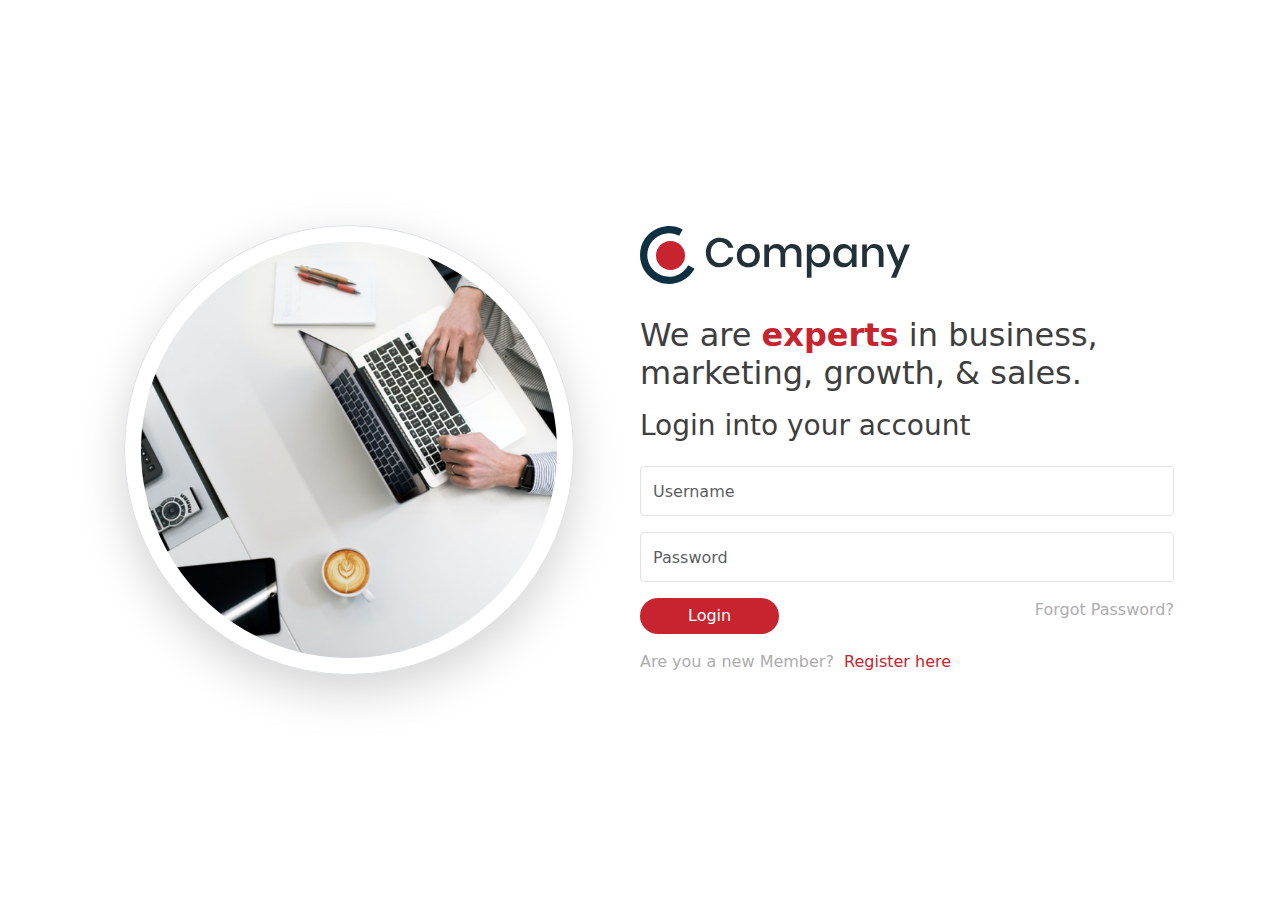
<file: HTML Training Assignment/index.html>
<!DOCTYPE html>
<html lang="en">
<head>
    <meta charset="utf-8">
    <meta http-equiv="X-UA-Compatible" content="IE=edge">
    <title>Assignment</title>
    <meta name="viewport" content="width=device-width, initial-scale=1">
 
    <!-- Bootstrap CSS -->
    <link rel="stylesheet" href="css/bootstrap.min.css">
 
    <!-- Custom CSS -->
    <link rel="stylesheet" href="css/style.css">
 
    <!-- Bootstrap JS -->
    <script src="js/bootstrap.bundle.min.js"></script>
</head>
 
<body>
 
    <div class="container min-vh-100 d-flex align-items-center">
        <div class="row w-100 align-items-center">
 
            <!-- LEFT IMAGE SECTION -->
            <div class="col-lg-6 col-md-12 d-flex justify-content-center mb-4 mb-lg-0">
             <img src="Images/images/hero-image.png"
            class="img-fluid rounded-circle img-thumbnail shadow-lg p-3 hero-img"
            alt="hero-img">
            </div>
 
 
            <!-- RIGHT LOGIN SECTION -->
            <div class="col-lg-6 col-md-12 text-start login-section">
 
                <img src="Images/images/logo.svg" class="img-fluid mb-3" alt="logo">
 
                <h1 class="pt-3">
                    We are <span>experts</span> in business, marketing, growth, & sales.
                </h1>
 
                <h3 class="pb-3 mt-3">Login into your account</h3>
 
                <!-- Username -->
                <div class="mb-3">
                    <input type="text"
                           class="form-control"
                           id="username"
                           placeholder="Username">
                </div>
 
                <!-- Password -->
                <div class="mb-3">
                    <input type="password"
                           class="form-control"
                           id="password"
                           placeholder="Password">
                </div>
 
                <!-- Button & Link -->
                <div class="d-flex justify-content-between gap-3 flex-wrap">
                    <button type="button"
                            class="btn btn-primary px-5 rounded-pill">
                        Login
                    </button>
 
                    <a href="#"
                       class="text-decoration-none forgot-password">
                        Forgot Password?
                    </a>
                </div>
 
                <div class="mt-3">
                    <span class="new-member-text">Are you a new Member?</span>
                    <a href="#" class="register-link">Register here</a>
                </div>
 
            </div>
        </div>
    </div>
 
</body>
</html>
</file>
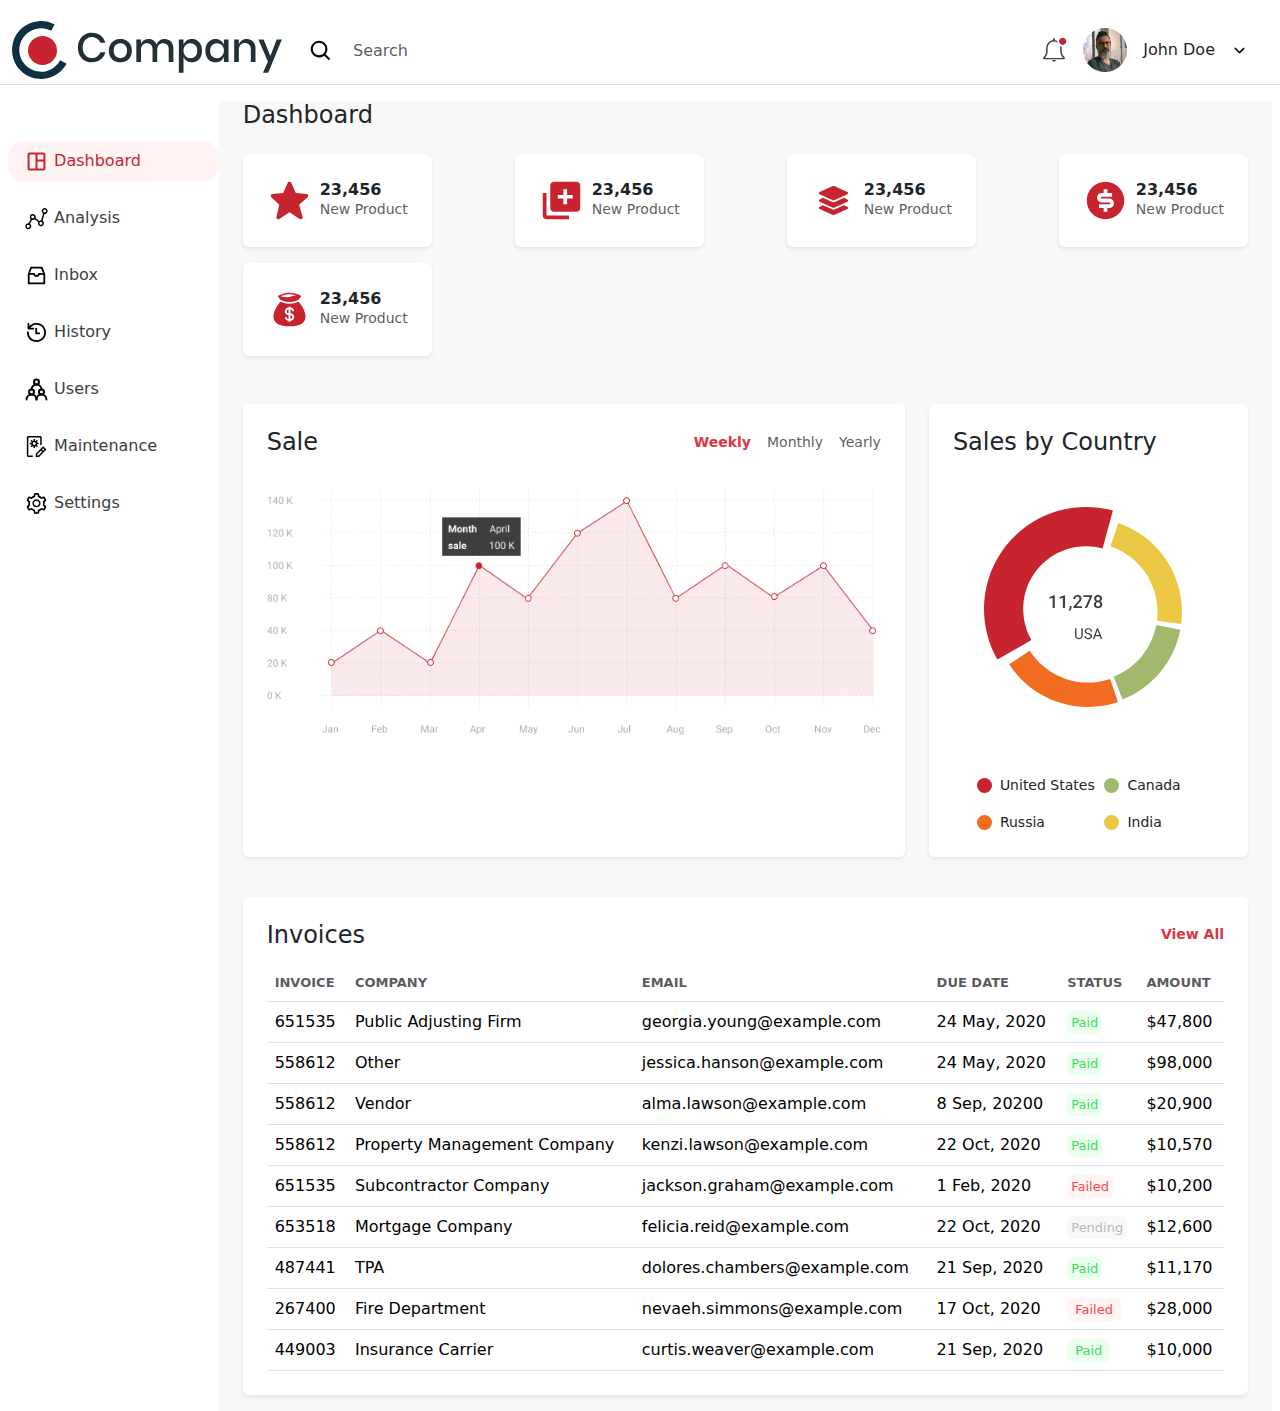
<file: HTML Training Assignment/dashboard.html>
<!DOCTYPE html>
<html>
<head>
    <meta charset='utf-8'>
    <meta http-equiv='X-UA-Compatible' content='IE=edge'>
    <title>Dashborad</title>
    <meta name='viewport' content='width=device-width, initial-scale=1'>
    
    <link rel="stylesheet" href="css/bootstrap.min.css">
    <link rel="stylesheet" href="css/style.css">
 
    <script src="js/bootstrap.bundle.min.js"></script>
    <script src="js/custom.js"></script>
</head>
<body>
 
    
<header>
<nav class="navbar navbar-expand-lg py-0 border-bottom">
    <div class="container-fluid pt-3">
 
        <!-- Left Section -->
        <div class="d-flex align-items-center gap-3">
            <!-- Toggle Button (Mobile) -->
            <img src="Images/images/menu-bar.svg"
                 alt="Menu Bar"
                class="navbar-brand m-0 d-lg-none"
                role="button"
                data-bs-toggle="collapse"
                data-bs-target="#sidebarCollapse">
 
 
            <img src="Images/images/logo.svg" alt="Logo" class="navbar-brand m-0">
        </div>
 
        <div class="collapse navbar-collapse mt-3 mt-lg-0" id="navbarContent">
 
            <!-- Search -->
            <form class="d-flex align-items-center ms-lg-4 my-3 my-lg-0">
                <img src="Images/images/search-icon.svg" class="me-2">
                <input class="form-control" type="search" placeholder="Search">
            </form>
 
            <!-- Right Section -->
            <div class="d-flex align-items-center gap-3 ms-lg-auto mt-3 mt-lg-0">
                <img src="Images/images/notification-icon.svg">
                <img src="Images/images/profile.png">
                <span class="fw-medium">John Doe</span>
                <img src="Images/images/downward-arrow.svg">
            </div>
 
        </div>
    </div>
</nav>
</header>
 
 
    <main class="pt-2 pt-md-3 mt-2 mt-md-3">
        <div class="container-fluid px-2 px-md-3">
          <div class="row g-0 g-md-3">
            <aside class="col-12 col-lg-2 p-0 mt-4 collapse d-lg-block" id="sidebarCollapse">

 
  <div class="rounded p-2 p-md-0">
    <ul class="nav flex-column sidebar-nav">
 
      <li class="nav-item mt-3 rounded-4">
        <a class="nav-link text-decoration-none" href="#">
          <img src="Images/images/dashboard-active.svg" width="25" height="25">
          <span> Dashboard</span>
        </a>
      </li>
 
      <li class="nav-item mt-3">
        <a class="nav-link text-decoration-none" href="innerpage.html">
          <img src="Images/images/graph-default.svg" width="25" height="25">
          <span>Analysis</span>
        </a>
      </li>
 
      <li class="nav-item mt-3">
        <a class="nav-link text-decoration-none" href="#">
          <img src="Images/images/inbox-default.svg" width="25" height="25">
          <span>Inbox</span>
        </a>
      </li>
 
      <li class="nav-item mt-3">
        <a class="nav-link text-decoration-none" href="#">
          <img src="Images/images/clock-default.svg" width="25" height="25">
          <span>History</span>
        </a>
      </li>
 
      <li class="nav-item mt-3">
        <a class="nav-link text-decoration-none" href="#">
          <img src="Images/images/user-default.svg" width="25" height="25">
          <span>Users</span>
        </a>
      </li>
 
      <li class="nav-item mt-3">
        <a class="nav-link text-decoration-none" href="#">
          <img src="Images/images/maintenance-default.svg" width="25" height="25">
          <span>Maintenance</span>
        </a>
      </li>
 
      <li class="nav-item mt-3">
        <a class="nav-link text-decoration-none" href="#">
          <img src="Images/images/setting-default.svg" width="25" height="25">
          <span>Settings</span>
        </a>
      </li>
 
    </ul>
  </div>
</aside>
 
      
      
        
        
            <div class="dashcss col-12 col-lg px-2 px-md-4 mt-3 mt-lg-0">
                <h2 class="mb-3 mb-md-4 fs-4 fs-md-3">Dashboard</h2>
            
                <div class="row row-cols-1 row-cols-sm-2 row-cols-md-3 row-cols-lg-5 g-3 justify-content-between">
 
                    <div class="col-6 col-sm-6 col-md-4 col-lg col-xl-auto mb-2 mb-lg-0">
                        <div class="card h-100 border-0 shadow-sm">
                            <div class="card-body d-flex align-items-center gap-2 p-3 p-md-4">
                                <img src="Images/images/star.svg" width="45" height="45" class="img-fluid flex-shrink-0" alt="Star">
                                <div class="flex-grow-1">
                                    <h5 class="m-0 fs-6 fs-md-5 fw-bold">23,456</h5>
                                    <small class="text-muted d-block">New Product</small>
                                </div>
                            </div>
                        </div>
                    </div>
                    
                    <div class="col-6 col-sm-6 col-md-4 col-lg col-xl-auto mb-2 mb-lg-0">
                        <div class="card h-100 border-0 shadow-sm">
                            <div class="card-body d-flex align-items-center gap-2 p-3 p-md-4">
                                <img src="Images/images/new-product.svg" width="45" height="45" class="img-fluid flex-shrink-0" alt="New Product">
                                <div class="flex-grow-1">
                                    <h5 class="m-0 fs-6 fs-md-5 fw-bold">23,456</h5>
                                    <small class="text-muted d-block">New Product</small>
                                </div>
                            </div>
                        </div>
                    </div>
                    
                    <div class="col-6 col-sm-6 col-md-4 col-lg col-xl-auto mb-2 mb-lg-0">
                        <div class="card h-100 border-0 shadow-sm">
                            <div class="card-body d-flex align-items-center gap-2 p-3 p-md-4">
                                <img src="Images/images/total-product.svg" width="45" height="45" class="img-fluid flex-shrink-0" alt="Total Product">
                                <div class="flex-grow-1">
                                    <h5 class="m-0 fs-6 fs-md-5 fw-bold">23,456</h5>
                                    <small class="text-muted d-block">New Product</small>
                                </div>
                            </div>
                        </div>
                    </div>
                    
                    <div class="col-6 col-sm-6 col-md-4 col-lg col-xl-auto mb-2 mb-lg-0">
                        <div class="card h-100 border-0 shadow-sm">
                            <div class="card-body d-flex align-items-center gap-2 p-3 p-md-4">
                                <img src="Images/images/dollar-filled.svg" width="45" height="45" class="img-fluid flex-shrink-0" alt="Dollar">
                                <div class="flex-grow-1">
                                    <h5 class="m-0 fs-6 fs-md-5 fw-bold">23,456</h5>
                                    <small class="text-muted d-block">New Product</small>
                                </div>
                            </div>
                        </div>
                    </div>
                    
                    <div class="col-6 col-sm-6 col-md-4 col-lg col-xl-auto mb-2 mb-lg-0">
                        <div class="card h-100 border-0 shadow-sm">
                            <div class="card-body d-flex align-items-center gap-2 p-3 p-md-4">
                                <img src="Images/images/money-bag.svg" width="45" height="45" class="img-fluid flex-shrink-0" alt="Money Bag">
                                <div class="flex-grow-1">
                                    <h5 class="m-0 fs-6 fs-md-5 fw-bold">23,456</h5>
                                    <small class="text-muted d-block">New Product</small>
                                </div>
                            </div>
                        </div>
                    </div>
                </div>
 
                <div class="row g-3 g-md-4 pt-3 pt-md-5">
                    <!-- Card 1: Sale -->
                    <div class="col-12 col-xl-8">
                        <div class="card h-100 border-0 shadow-sm">
                            <div class="card-body d-flex flex-column gap-2 gap-md-3 p-3 p-md-4">
                               
                              <div class="d-flex flex-column flex-md-row justify-content-between align-items-start align-items-md-center gap-2 mb-2 mb-md-3">
                                <h2 class="m-0 fs-4 fs-md-3">Sale</h2>
                            
                                <div class="d-flex gap-2 gap-md-3 flex-wrap" id="saleFilters">
                                    <a href="#" class="sale-link text-decoration-none text-danger fw-bold small"
                                       data-img="Images/images/data-graph.png">Weekly</a>
                            
                                    <a href="#" class="sale-link text-decoration-none text-muted small"
                                       data-img="Images/images/data-graph.png">Monthly</a>
                            
                                    <a href="#" class="sale-link text-decoration-none text-muted small"
                                       data-img="Images/images/data-graph.png">Yearly</a>
                                </div>
                            </div>
                            
                                <!-- Image Row:appears below the header -->
                                <div class="text-center">
                                    <img src="Images/images/data-graph.png" class="img-fluid w-100 h-auto" alt="Data Graph" id="saleGraph">
                                </div>
                            </div>
                        </div>
                    </div>
                
                    <!-- Card 2: Sales by Country -->
                    <div class="col-12 col-xl-4">
                        <div class="card h-100 border-0 shadow-sm">
                            <div class="card-body d-flex flex-column gap-2 gap-md-3 p-3 p-md-4">
                                <h2 class="fs-4 fs-md-3 mb-2 mb-md-3">Sales by Country</h2>
                                <div class="text-center mb-3 mb-md-4">
                                    <img src="Images/images/pie-chart.svg" alt="Pie Chart" class="img-fluid w-auto" style="max-width: 250px; height: auto;">
                                </div>

                                <div class="d-flex flex-column gap-2 gap-md-3 ps-0 ps-md-4">
                            <div class="row g-2 align-items-center">
                              <div class="col-12 col-sm-6 d-flex align-items-center gap-2">
                              <span class="country-indicator usa flex-shrink-0"></span>
                              <span class="small text-nowrap">United States</span>
                            </div>
                            <div class="col-12 col-sm-6 d-flex align-items-center gap-2">
                            <span class="country-indicator canada flex-shrink-0"></span>
                            <span class="small text-nowrap">Canada</span>
                        </div>
                    </div>
 
                    <div class="row g-2 align-items-center">
                        <div class="col-12 col-sm-6 d-flex align-items-center gap-2">
                        <span class="country-indicator russia flex-shrink-0"></span>
                        <span class="small text-nowrap">Russia</span>
                      </div>
                      <div class="col-12 col-sm-6 d-flex align-items-center gap-2">
                      <span class="country-indicator india flex-shrink-0"></span>
                        <span class="small text-nowrap">India</span>
                    </div>
                  </div>
                </div>
              </div>
            </div>
          </div>
 
 
                          <div class="col-12">
                            <div class="card mt-2 mt-md-3 mb-2 mb-md-3 border-0 shadow-sm">
                            <div class="card-body p-3 p-md-4">
                            <div class="d-flex flex-column flex-md-row justify-content-between align-items-start align-items-md-center gap-2 mb-3">
                            <h2 class="fs-4 fs-md-3 m-0">Invoices</h2>
                            <a href="#" class="text-decoration-none small text-danger fw-semibold">View All</a>
                          </div>
                          <div class="table-responsive">
                            <table class="table table-hover mb-0">
                            <thead>
                            <tr>
                            <th scope="col" class="d-none d-md-table-cell small text-muted">INVOICE</th>
                            <th scope="col" class="small text-muted">COMPANY</th>
                            <th scope="col" class="d-none d-lg-table-cell small text-muted">EMAIL</th>
                            <th scope="col" class="d-none d-md-table-cell small text-muted">DUE DATE</th>
                            <th scope="col" class="small text-muted">STATUS</th>
                            <th scope="col" class="small text-muted">AMOUNT</th>
 
                            </tr>
                            </thead>
                          <tbody>
                        <tr>
                        <td scope="row" class="d-none d-md-table-cell">651535</td>
                        <td>Public Adjusting Firm</td>
                        <td class="d-none d-lg-table-cell">georgia.young@example.com</td>
                        <td class="d-none d-md-table-cell">24 May, 2020</td>
                        <td>
                        <span class="rounded-2 px-1 py-1 status-badge paid">
                            Paid
                        </span>
                        </td>
                        <td>$47,800</td>
 
                        </tr>
                        <tr>
                        <td scope="row" class="d-none d-md-table-cell">558612</td>
                        <td>Other</td>
                        <td class="d-none d-lg-table-cell">jessica.hanson@example.com</td>
                        <td class="d-none d-md-table-cell">24 May, 2020</td>
                        <td>
                        <span class="rounded-2 px-1 py-1 status-badge paid">
                        Paid
                        </span>
                        </td>
                        <td>$98,000</td>
 
                        </tr>
                        <tr>
                        <td scope="row" class="d-none d-md-table-cell">558612</td>
                        <td>Vendor</td>
                        <td class="d-none d-lg-table-cell">alma.lawson@example.com</td>
                        <td class="d-none d-md-table-cell">8 Sep, 20200</td>
                        <td>
                        <span class="rounded-2 px-1 py-1 status-badge paid">
                        Paid
                        </span>
                        </td>
                      <td>$20,900</td>
 
                      </tr>
                      <tr>
                      <td scope="row" class="d-none d-md-table-cell">558612</td>
                      <td>Property Management Company</td>
                      <td class="d-none d-lg-table-cell">kenzi.lawson@example.com</td>
                      <td class="d-none d-md-table-cell">22 Oct, 2020</td>
                      <td>
                      <span class="rounded-2 px-1 py-1 status-badge paid">
                      Paid
                      </span>
                      </td>
                      <td>$10,570</td>
 
                      </tr>
                      <tr>
                      <td scope="row" class="d-none d-md-table-cell">651535</td>
                      <td>Subcontractor Company</td>
                      <td class="d-none d-lg-table-cell">jackson.graham@example.com</td>
                      <td class="d-none d-md-table-cell">1 Feb, 2020</td>
                      <td>
                      <span class="rounded-2 px-1 py-1 status-badge failed">
                      Failed
                      </span>
                      </td>
                      <td>$10,200</td>
 
                      </tr>
                      <tr>
                      <td scope="row" class="d-none d-md-table-cell">653518</td>
                      <td>Mortgage Company</td>
                      <td class="d-none d-lg-table-cell">felicia.reid@example.com</td>
                      <td class="d-none d-md-table-cell">22 Oct, 2020</td>
                      <td >
                      <span class="rounded-2 px-1 py-1 status-badge pending">
                      Pending
                      </span>
                      </td>
                    <td>$12,600</td>
 
                    </tr>
                    <tr>
                    <td scope="row" class="d-none d-md-table-cell">487441</td>
                    <td>TPA</td>
                    <td class="d-none d-lg-table-cell">dolores.chambers@example.com</td>
                    <td class="d-none d-md-table-cell">21 Sep, 2020</td>
                    <td>
                    <span class="rounded-2 px-1 py-1 status-badge paid">
                      Paid
                    </span>
                    </td>
                    <td>$11,170</td>
 
                    </tr>
                    <tr>
                    <td scope="row" class="d-none d-md-table-cell">267400</td>
                    <td>Fire Department</td>
                    <td class="d-none d-lg-table-cell">nevaeh.simmons@example.com</td>
                    <td class="d-none d-md-table-cell">17 Oct, 2020</td>
                    <td>
                    <span class="rounded-2 px-2 py-1 status-badge failed">
                      Failed
                    </span>
                    </td>
                    <td>$28,000</td>
 
                    </tr>
                    <tr>
                    <td scope="row" class="d-none d-md-table-cell">449003</td>
                    <td>Insurance Carrier</td>
                    <td class="d-none d-lg-table-cell">curtis.weaver@example.com</td>
                    <td class="d-none d-md-table-cell">21 Sep, 2020</td>
                    <td>
                    <span class="rounded-2 px-2 py-1 status-badge paid">
                      Paid
                    </span>
                      </td>
                    <td>$10,000</td>
 
                    </tr>
                  </tbody>
                </table>
            </div>
        </div>
    </div>
  </div>
 
 
</div>
 
 
 
</div>
</div>
</div>
</main>
</body>
</html>
</file>
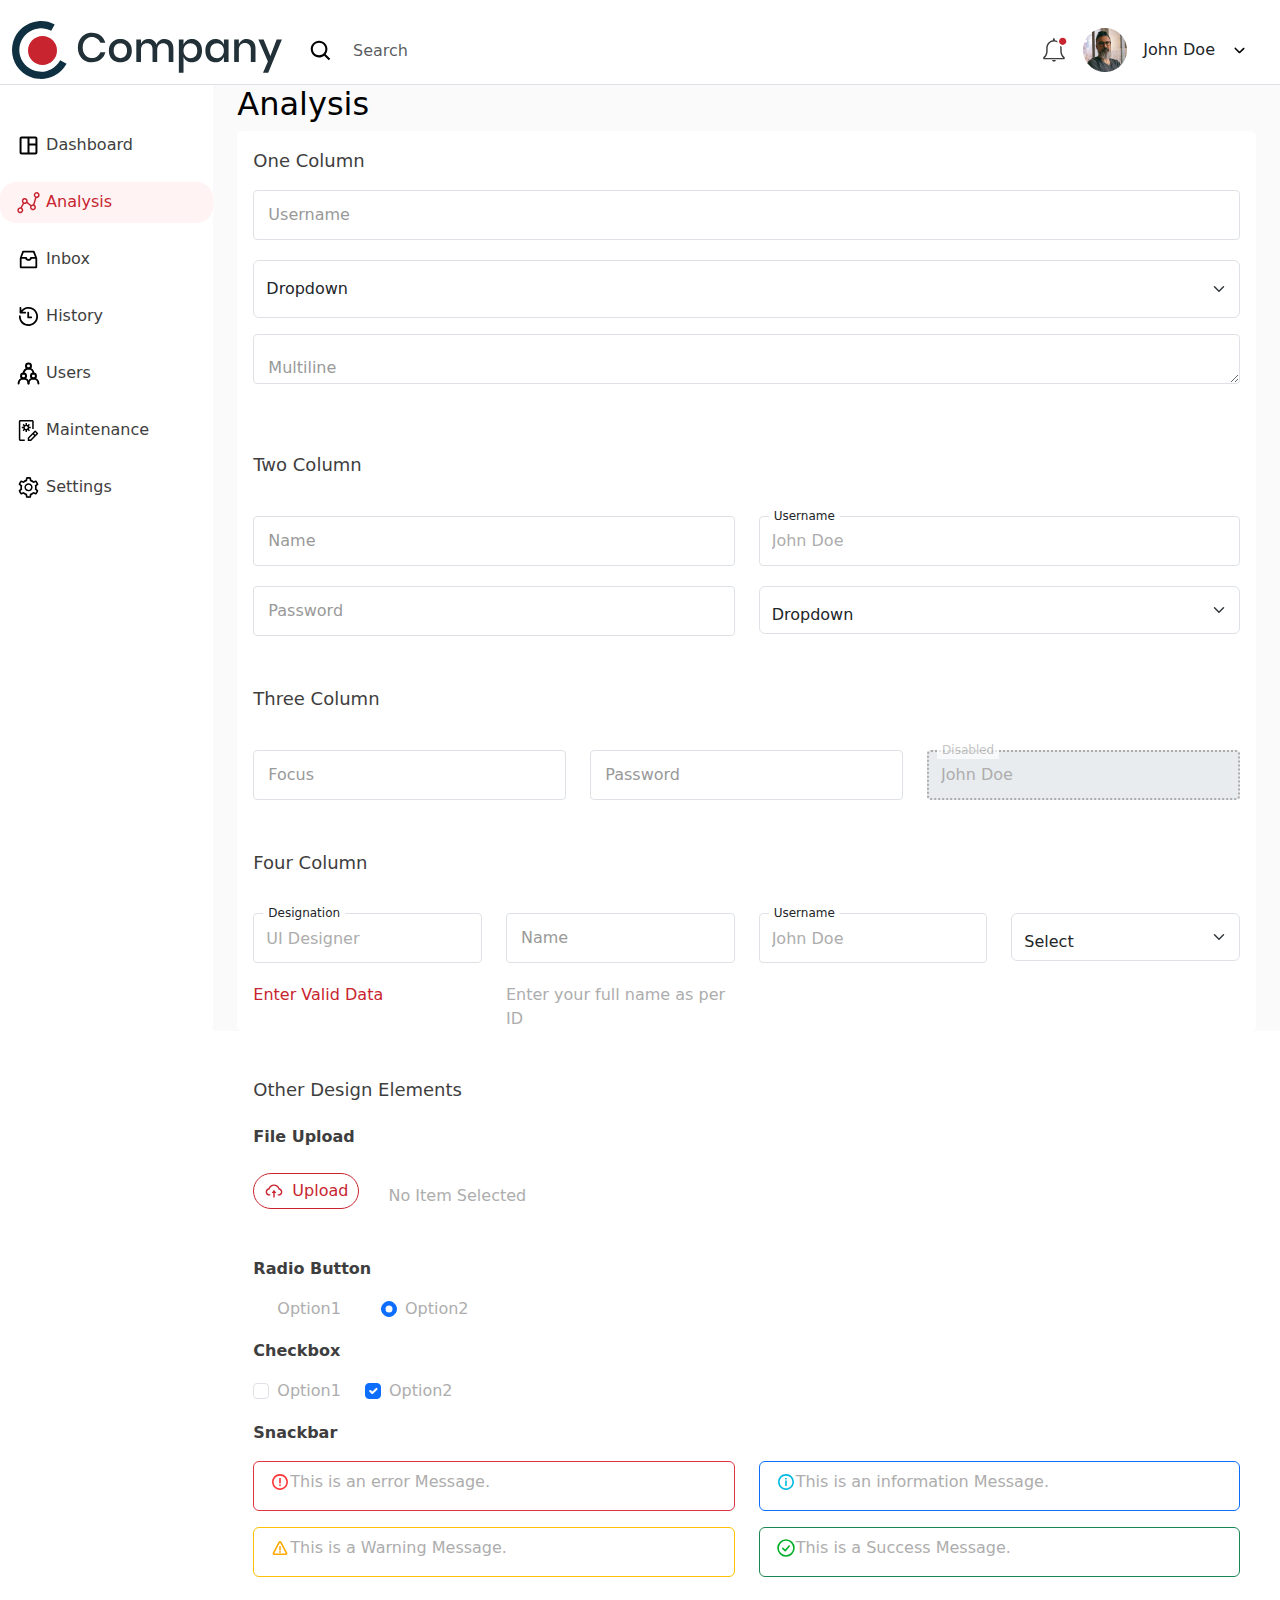
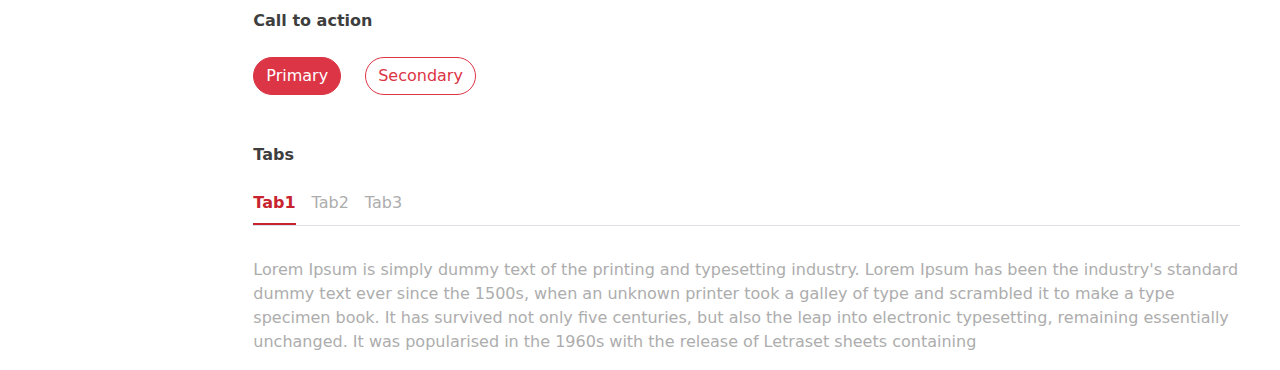
<file: HTML Training Assignment/innerpage.html>
<!DOCTYPE html>
<html>
<head>
    <meta charset='utf-8'>
    <meta http-equiv='X-UA-Compatible' content='IE=edge'>
    <title>Analysis</title>
    <meta name='viewport' content='width=device-width, initial-scale=1'>
    <link rel="stylesheet" href="css/bootstrap.min.css">
    <link rel="stylesheet" href="css/style.css">
 
    <script src="js/bootstrap.bundle.min.js"></script>
    <script src="js/custom.js"></script>
   
</head>
<body>
       <header>
<nav class="navbar navbar-expand-lg py-0 border-bottom">
    <div class="container-fluid pt-3">
 
        <!-- Left Section -->
        <div class="d-flex align-items-center gap-3">
            <!-- Toggle Button (Mobile) -->
            <img src="Images/images/menu-bar.svg"
                 alt="Menu Bar"
                class="navbar-brand m-0 d-lg-none"
                role="button"
                data-bs-toggle="collapse"
                data-bs-target="#sidebarCollapse">
 
 
            <img src="Images/images/logo.svg" alt="Logo" class="navbar-brand m-0">
        </div>
 
        <!-- Collapsible Content -->
        <div class="collapse navbar-collapse mt-3 mt-lg-0" id="navbarContent">
 
            <!-- Search -->
            <form class="d-flex align-items-center ms-lg-4 my-3 my-lg-0">
                <img src="Images/images/search-icon.svg" class="me-2">
                <input class="form-control" type="search" placeholder="Search">
            </form>
 
            <!-- Right Section -->
            <div class="d-flex align-items-center gap-3 ms-lg-auto mt-3 mt-lg-0">
                <img src="Images/images/notification-icon.svg">
                <img src="Images/images/profile.png">
                <span class="fw-medium">John Doe</span>
                <img src="Images/images/downward-arrow.svg">
            </div>
 
        </div>
    </div>
</nav>
</header>
 
    <main>
        <div class="container-fluid">
            
        
            <div class="row">
 
              <aside class="col-12 col-lg-2 p-0 mt-4 collapse d-lg-block" id="sidebarCollapse">

                  <div>
                    <ul class="nav flex-column sidebar-nav" >
          
                      <li class="nav-item mt-3">
                        <a class="nav-link text-decoration-none " href="dashboard.html">
                          <img src="Images/images/dashboard-default.svg" width="25" height="25"><span> Dashboard</span>
                        </a>
                      </li>
          
                      <li class="nav-item mt-3 rounded-4">
                        <a class="nav-link text-decoration-none " href="#">
                          <img src="Images/images/graph-active.svg"  width="25" height="25"> <span>Analysis</span>
                        </a>
                      </li>
          
                      <li class="nav-item mt-3">
                        <a class="nav-link text-decoration-none" href="#">
                          <img src="Images/images/inbox-default.svg" width="25" height="25"> <span>Inbox</span>
                        </a>
                      </li>
          
                      <li class="nav-item mt-3">
                        <a class="nav-link text-decoration-none" href="#">
                          <img src="Images/images/clock-default.svg" width="25" height="25"> <span>History </span>
                        </a>
                      </li>
          
                      <li class="nav-item mt-3">
                        <a class="nav-link text-decoration-none" href="#">
                          <img src="Images/images/user-default.svg" width="25" height="25"> <span>Users </span>
                        </a>
                      </li>
          
                      <li class="nav-item mt-3">
                        <a class="nav-link text-decoration-none" href="#">
                          <img src="Images/images/maintenance-default.svg"width="25" height="25" ><span> Maintenance </span>
                        </a>
                      </li>
          
                      <li class="nav-item mt-3">
                        <a class="nav-link text-decoration-none" href="#">
                          <img src="Images/images/setting-default.svg"width="25" height="25"> <span>Settings</span>
                        </a>
                      </li>
          
                    </ul>
                  </div>
                </aside>
 
                <div class="col px-4">
 
                    <h2 class="analysis-main-heading">Analysis</h2>
 
                    <div class="card vh-100 card-border-none">
                        <div class="card-body">
                            <span class="section-title">One Column</span>
                            <div class="row py-3">
 
                            <form>
                                <div class="col-12 form-border-color">
                                    <div class="floating-group">
                                        <input type="text" class="form-control" id="username" placeholder=" ">
                                        <label for="username" class="floating-label">Username</label>
                                    </div>
                                    
 
                                    <select class="form-select w-100 py-3">
                                        <option selected disabled>Dropdown</option>
                                        <option value="A">A</option>
                                        <option value="B">B</option>
                                        <option value="C">C</option>
                                    </select>
                                    
                                   
                                    <div class="floating-group py-3 custom-textarea-container">
                                        <textarea class="form-control form-control-lg" id="multiline" placeholder=" " rows="3"></textarea>
                                        <label for="multiline" class="floating-label">Multiline</label>
                                      </div>
                                      
                                      
                                   
                                </div>
 
                                <h2 class="py-3">Two Column</h2>
                                <div class="row py-3">
                                    <div class="col-6">
                                        <!-- Name Field -->
                                        <div class="floating-group">
                                            <input type="text" class="form-control" id="username" placeholder=" ">
                                            <label for="username" class="floating-label">Name</label>
                                        </div>
                                    
                                        <!-- Password Field -->
                                        <div class="floating-group">
                                            <input type="password" class="form-control" id="inputPassword6" placeholder=" ">
                                            <label for="inputPassword6" class="floating-label">Password</label>
                                        </div>
                                    </div>
                                    
                                <div class="col-6 form-border-color">
 
                                <div class="floating-group">
                                    <input type="text" class="form-control " id="usname" placeholder=" " value="John Doe" >
                                    <label for="usname" class="floating-label">Username</label>
                                </div>
 
                                <select class="form-select w-100 pt-3">
                                    <option selected disabled>Dropdown</option>
                                    <option value="A">A</option>
                                    <option value="B">B</option>
                                    <option value="C">C</option>
                                </select>
                                
                                  
                                    
                                </div>
                                </div>
 
                                <h2 class="py-3">Three Column</h2>
                                <div class="row py-3">
                                    <div class="col-md-4">
                                        <div class="floating-group">
                                            <input type="text" class="form-control" id="focus" placeholder=" ">
                                            <label for="focus" class="floating-label">Focus</label>
                                        </div>
                                    </div>
                                    <div class="col-md-4">
                                        <div class="floating-group">
                                            <input type="password" class="form-control" id="password" placeholder=" ">
                                            <label for="focus" class="floating-label">Password</label>
                                        </div>
                                    </div>
                                    <div class="col-md-4">
                                        <div class="floating-group">
                                            <input type="text" class="form-control" id="disable" value="John Doe" placeholder=" " disabled>
                                            <label for="disable" class="floating-label" disabled>Disabled</label>
                                        </div>
                                    </div>
                                    
                                    </div>

                                    <h2 class="py-3">Four Column</h2>
                                    <div class="row py-3">
                                        <div class="col-md-3">
                                            <div class="floating-group">
                                                <input type="text" class="form-control" id="Designation" placeholder=" " value="UI Designer">
                                                <label for="Designation" class="floating-label">Designation</label>
                                                
                                            </div>
                                            <span class="clm4desg mt-1">Enter Valid Data</span>
                                        </div>
                                        <div class="col-md-3">
                                            <div class="floating-group">
                                                <input type="text" class="form-control" id="name" placeholder=" ">
                                                <label for="name" class="floating-label">Name</label>
                                            </div>
                                            <span class="clm4name">Enter your full name as per ID</span>
                                        </div>
                                        
                                        <div class="col-md-3">
                                            <div class="floating-group">
                                                <input type="text" class="form-control" id="username" placeholder=" " value="John Doe">
                                                <label for="username" class="floating-label">Username</label>
                                            </div>
                                        </div>
                                       
                                        <div class="col-md-3">
                                        <select class="form-select w-100 pt-3">
                                            <option selected disabled>Select</option>
                                            <option value="A">A</option>
                                            <option value="B">B</option>
                                            <option value="C">C</option>
                                        </select>
                                        </div>
                                        </div>
     
                                    </div>
     
                                    <h2 class="py-3">Other Design Elements</h2>
                                    <strong>File Upload</strong>
                                    <br>
                                    <br>
                                    <div class="uploadbtnspan">
                                    <button type="button" id="uploadbtn">
                                        <img src="Images/images/cloud-upload-icon.svg" alt="">
                                        <span>Upload</span>
                                    </button>
                                    <span class="ms-4">No Item Selected</span>
                                    <div>
                                    <br>
                                    <br>
                                    <strong>Radio Button</strong>
                                    <div class="d-flex py-3">
                                    <div class="form-check form-check-inline">
                                        <input class="form-check-input" type="radio" name="radioDefault" id="radiobtn">
                                        <label class="form-check-label" for="radiobtn">
                                          Option1
                                        </label>
                                      </div>
                                      <div class="form-check form-check-inline ps-5">
                                        <input class="form-check-input" type="radio" name="radiobtn" id="radioDefault2" checked>
                                        <label class="form-check-label" for="radioDefault2">
                                         Option2
                                        </label>
                                      </div>
                                      </div>
     
                                      <strong>Checkbox</strong>
                                      <div class="d-flex py-3">
                                      <div class="form-check">
                                        <input class="form-check-input" type="checkbox" value="" id="checkDefault">
                                        <label class="form-check-label" for="checkDefault">
                                          Option1
                                        </label>
                                      </div>
                                      <div class="form-check ps-5">
                                        <input class="form-check-input" type="checkbox" value="" id="checkChecked" checked>
                                        <label class="form-check-label" for="checkChecked">
                                          Option2
                                        </label>
                                      </div>
                                      </div>
     
                                    <strong>Snackbar</strong>
                                    <div class="row py-3">
                                     
                                      <div class="col-12 col-md-6">
                                        <div class="alert d-flex align-items-center border-danger pt-2" role="alert">
                                       
                                          <img src="Images/images/error-icon.svg" alt="Error Icon">
                                          <div>
                                            This is an error Message.
                                          </div>
                                        </div>
                                        <div class="alert d-flex align-items-center border-warning pt-2" role="alert">
                                          <img src="Images/images/warning-icon.svg" alt="Warning Icon">
                                          <div>
                                            This is a Warning Message.
                                          </div>
                                        </div>
                                      </div>
                                      <div class="col-12 col-md-6">
                                        <div class="alert d-flex align-items-center border-primary pt-2" role="alert">
                                          <img src="Images/images/info-icon.svg" alt="Info Icon">
                                          <div>
                                            This is an information Message.
                                          </div>
                                        </div>
                                        <div class="alert d-flex align-items-center border-success pt-2" role="alert">
                                          <img src="Images/images/success-icon.svg" alt="Success Icon">
                                          <div>
                                            This is a Success Message.
                                          </div>
                                        </div>
                                      </div>
                                    </div>
                                    
                                    <strong>Call to action</strong>
                                    <div class="py-4 d-flex gap-4">
                                    
                                        <button class="btn btn-danger rounded-pill" id="primary">
                                            Primary
                                        </button>
                                        
                                        <button class="btn btn-outline-danger rounded-pill" id="secondary">
                                            Secondary
                                        </button>
                                    </div>
                                    
                                    <br>
                                    
                                    <strong>Tabs</strong>
                                    <div class="py-3">
                                      <ul class="nav nav-underline border-bottom" role="tablist">
                                  
                                          <li class="nav-item" role="presentation">
                                              <button class="nav-link active "
                                                      aria-current="page"
                                                      data-bs-toggle="tab"
                                                      data-bs-target="#tab1"
                                                      type="button"
                                                      role="tab">
                                                  Tab1
                                              </button>
                                          </li>
                                  
                                          <li class="nav-item navcss" role="presentation">
                                              <button class="nav-link"
                                                      aria-current="page"
                                                      data-bs-toggle="tab"
                                                      data-bs-target="#tab2"
                                                      type="button"
                                                      role="tab">
                                                  Tab2
                                              </button>
                                          </li>
                                  
                                          <li class="nav-item navcss" role="presentation">
                                              <button class="nav-link"
                                                      aria-current="page"
                                                      data-bs-toggle="tab"
                                                      data-bs-target="#tab3"
                                                      type="button"
                                                      role="tab">
                                                  Tab3
                                              </button>
                                          </li>
                                  
                                      </ul>
                                  </div>
                                  
     
                                  
                                  <div class="tab-content pt-3">

                                    <div class="tab-pane fade show active" id="tab1" role="tabpanel">
                                        <span>Lorem Ipsum is simply dummy text of the printing and typesetting industry. Lorem Ipsum has been the industry's standard dummy text ever since the 1500s, when an unknown printer took a galley of type and scrambled it to make a type specimen book. It has survived not only five centuries, but also the leap into electronic typesetting, remaining essentially unchanged. It was popularised in the 1960s with the release of Letraset sheets containing</span>
                                    </div>
                                
                                    <div class="tab-pane fade" id="tab2" role="tabpanel">
                                      <span>Lorem Ipsum is simply dummy text of the printing and typesetting industry. Lorem Ipsum has been the industry's standard dummy text ever since the 1500s, when an unknown printer took a galley of type and scrambled it to make a type specimen book. It has survived not only five centuries, but also the leap into electronic typesetting, remaining essentially unchanged. It was popularised in the 1960s with the release of Letraset sheets containing</span>
                                    </div>
                                
                                    <div class="tab-pane fade" id="tab3" role="tabpanel">
                                      <span>Lorem Ipsum is simply dummy text of the printing and typesetting industry. Lorem Ipsum has been the industry's standard dummy text ever since the 1500s, when an unknown printer took a galley of type and scrambled it to make a type specimen book. It has survived not only five centuries, but also the leap into electronic typesetting, remaining essentially unchanged. It was popularised in the 1960s with the release of Letraset sheets containing</span>
                                    </div>
                                
                                </div>
                                
     
                                </form>
                            </div>
                        </div>
                    </div>
     
                </div>
        </main>
        
    </body>
    </html>
</file>
<file: HTML Training Assignment/css/style.css>
.nav-item:hover {
  background-color: #FFF3F4;
}
.nav-link:hover span {
    color: red;
}
 
.floating-group {
  position: relative;
  margin-bottom: 20px; /* Space between the rows */
}
 
.form-control {
  /* border: 1px solid #ADADAD !important; */
  padding: 12px;
  width: 100%;
  height: 50px; /* Force equal height for all inputs */
  outline: none;
  border-radius: 4px;
  background: transparent;
}
 
/* Initial state: Centered inside the input */
.floating-label {
  position: absolute;
  left: 10px;
  top: 50%;
  transform: translateY(-50%); /* Perfectly centers vertically */
  background-color: white;
  padding: 0 5px;
  color: #999;
  pointer-events: none;
  transition: all 0.2s ease;
  z-index: 10;
}
 
/* Movement: Moves to SIT ON the border line */
.form-control:focus + .floating-label,
.form-control:not(:placeholder-shown) + .floating-label {
  top: 0; /* Moves to the top edge */
  transform: translateY(-50%); /* Keeps it centered ON the line */
  font-size: 12px;
  color: #212529; /* Darker color for better readability */
  font-weight: 500;
}
 
 
/* .form-control:disabled:not(:placeholder-shown) + .floating-label {
  top: 0;
  transform: translateY(-50%);
  font-size: 12px;
} */
/* Target the label only when the input has the [disabled] attribute */
.form-control:disabled + .floating-label {
  color: #ADADAD !important; /* Matches your input text color */
  background-color: #fff;    /* Ensures it still cuts the border */
  cursor: not-allowed;       /* Shows the 'disabled' cursor */
  opacity: 0.7;              /* Optional: makes it look slightly faded */
}
 
/*  input has a value ("John Doe") */
.form-control:disabled:not(:placeholder-shown) + .floating-label {
  top: 0;
  transform: translateY(-50%);
  font-size: 12px;
}
.custom-red-radio .form-check-input:checked {
  background-color: red;
  border-color: red;
}
 
/* Login page styles */
h1.pt-3,
h1.h3 {
  color: #3E3E3E;
  opacity: 1;
}
 
@media (min-width: 768px) {
  h1.h3 {
    font-size: 2.5rem;
  }
}
 
h1.pt-3 span {
  color: #c8242f;
  font-weight: bold;
}
 
h3.pb-3 {
  color: #3E3E3E;
  opacity: 1;
}
 
#username,
#password {
  height: 50px;
  color: #ADADAD;
  opacity: 1;
}
 
button.btn-primary.rounded-pill {
  background-color: #c8242f;
  border: none;
}
 
a.d-inline-block.text-decoration-none.opacity-7.py-3 {
  color: #ADADAD;
  margin-left: 175px;
}
 
span.d-inline-block.mt-3.opacity-7 {
  color: #ADADAD;
}
 
a.mt-3.pt-3.text-decoration-none {
  color: #c8242f;
}
 
/* Dashboard and Inner Page - Common Header Styles */
.navbar.py-0 {
  background-color: #FFFFFF;
}
 
.navbar img[src*="search-icon"] {
  width: 25px;
}
 
.navbar .form-control[type="search"] {
  border: none;
}
 
.navbar .container-fluid > div:last-child span:first-child {
  padding-right: 30px;
}
 
.navbar img[src*="downward-arrow"] {
  padding-right: 20px;
}
 
/* Dashboard and Inner Page - Sidebar Styles */
aside.col-auto.p-0.ms-3 {
  width: 220px;
}
 
.nav-item.rounded-4 {
  background-color: #FFF3F4;
}
 
.sidebar-nav .nav-link span {
  color: #3E3E3E;
}
 
.nav-item.rounded-4 .nav-link span {
  color: #C8242F;
}
 
/* Dashboard - Main Content Area */
.col.px-4 {
  background-color: #FAFAFA;
}
 
/* Dashboard - Stat Cards */
.dashboard-stat-card {
  width: 200px;
  height: 116px;
  border: none;
}
 
@media (max-width: 991.98px) {
  .dashboard-stat-card {
    width: 100%;
    min-height: 100px;
  }
}
 
/* Dashboard - Sale Card */
.dashboard-sale-card {
  width: 802px;
  height: 500px;
  border: none;
}
 
@media (max-width: 1199.98px) {
  .dashboard-sale-card {
    width: 100%;
    min-height: 400px;
    height: auto;
  }
}
 
.dashboard-sale-card h2.m-0 {
  color: #3E3E3E;
}
 
/* Dashboard - Country Card */
.dashboard-country-card {
  width: 500px;
  height: 500px;
  border: none;
}
 
@media (max-width: 1199.98px) {
  .dashboard-country-card {
    width: 100%;
    min-height: 400px;
    height: auto;
  }
}
 
.dashboard-country-card img[src*="pie-chart"] {
  width: 250px;
}
 
/* Dashboard - Country Indicator Circles */
.country-indicator {
  width: 15px;
  height: 15px;
  display: inline-block;
  border-radius: 50%;
}
 
.country-indicator.usa {
  background-color: #C8242F;
}
 
.country-indicator.canada {
  background-color: #A2B86C;
}
 
.country-indicator.russia {
  background-color: #F16C20;
}
 
.country-indicator.india {
  background-color: #EBC844;
}
 
/* Dashboard  */
.invoice-section h2 {
  color: #3E3E3E;
}
 
.invoice-view-all {
  text-decoration: none;
  font-size: small;
  color: #C8242F;
}
 
/* Dashboard - Table Headers */
.table thead th {
  color: #ADADAD;
  font-size: small;
}
 
/* Dashboard */
.status-badge {
  font-size: small;
}
 
.status-badge.paid {
  background-color: #EBFFEF;
  color: #3CDD5F;
}
 
.status-badge.failed {
  background-color: #FFF5F5;
  color: #FF4545;
}
 
.status-badge.pending {
  background-color: #F8F8F8;
  color: #BABABA;
}
 
/* Inner Page - Section Headings */
h2.py-3 {
  color: #3E3E3E;
  font-weight: 500;
  font-size: large;
}
 
.card-body > span.section-title {
  color: #3E3E3E;
  font-weight: 500;
  font-size: large;
}
 
strong {
  color: #3E3E3E;
}
 
/* Inner Page - Form Styles */
.form-border-color {
  border-color: #ADADAD;
}
 
.custom-textarea-container {
  height: 100px;
}
 
#disable[disabled] {
  border: 2px dotted;
  color: #ADADAD;
}
 
/* Inner Page - Upload Button */
#uploadbtn {
  color: #C8242F;
  border: 1px solid #C8242F;
  border-radius: 20px;
  background: none;
  padding: 5px 10px;
  display: inline-flex;
  align-items: center;
  gap: 8px;
}
 
#uploadbtn img {
  width: 20px;
  height: 20px;
}
 
#uploadbtn span {
  font-weight: 500;
}
 

#radiobtn {
  border: 2px;

}
 
/* Inner Page - Snackbar Icons */
.alert img[src*="error-icon"],
.alert img[src*="warning-icon"],
.alert img[src*="info-icon"],
.alert img[src*="success-icon"] {
  height: 20px;
  width: 20px;
}
 
/* Inner Page - Tabs */
.nav-link.active[aria-current="page"] {
  color: #C8242F;
}
.navcss{
  color: #C8242F;
}
 
.nav-underline .nav-link:not(.active) {
  color: #ADADAD;
}
 
/* Inner Page - Analysis Heading */
.analysis-main-heading {
  color: #000000;
}
 
.card-border-none {
  border: none;
}
 
   /* LOGIN PAGE */
  
 
h1 {
  color: #3E3E3E;
  font-size: 2rem;
}
 
h1 span {
  color: #C8242F;
  font-weight: bold;
}
 
h3 {
  color: #3E3E3E;
}
 
.form-control {
  height: 50px;
  color: #ADADAD;
}
 
.btn-primary {
  background-color: #C8242F;
  border: none;
}
 
.forgot-password {
  color: #ADADAD;
  text-decoration: none;
}
 
.new-member-text {
  color: #ADADAD;
}
 
.register-link {
  color: #C8242F;
  text-decoration: none;
  margin-left: 5px;
}
 
/* Hero image */
.hero-img {
    max-width: 320px;
}
 
@media (min-width: 768px) {
    .hero-img {
        max-width: 400px;
    }
}
 
@media (min-width: 992px) {
    .hero-img {
        max-width: 450px;
    }
}
 
/* Center form elements on mobile */
@media (max-width: 767px) {
    .login-section {
        text-align: center;
    }
 
    .login-section .form-control {
        text-align: left;
    }
 
    .login-section .btn {
        width: 100%;
    }
}
 
 
 
   /* MOBILE PERFECT (≤360px) */
   
 
@media (max-width: 360px) {
 
  h1 {
    font-size: 1.25rem;
  }
 
  h3 {
    font-size: 1rem;
  }
 
  .login-section {
    padding: 1rem;
  }
 
  .forgot-password {
    text-align: center;
  }
 
  .btn-primary {
    width: 100%;
  }
}
 
.uploadbtnspan{
  color:#ADADAD;
}
 
.form-control:focus {
    border-color: #C8242F;
    box-shadow: 0 0 0 0.2rem rgba(255, 0, 0, 0.25);
}
 
.clm4desg{
  color: #C8242F;
}
 
.clm4name{
  color: #ADADAD;
}
 
.dashcss{
  background-color: #F8F8F8;
}
</file>
